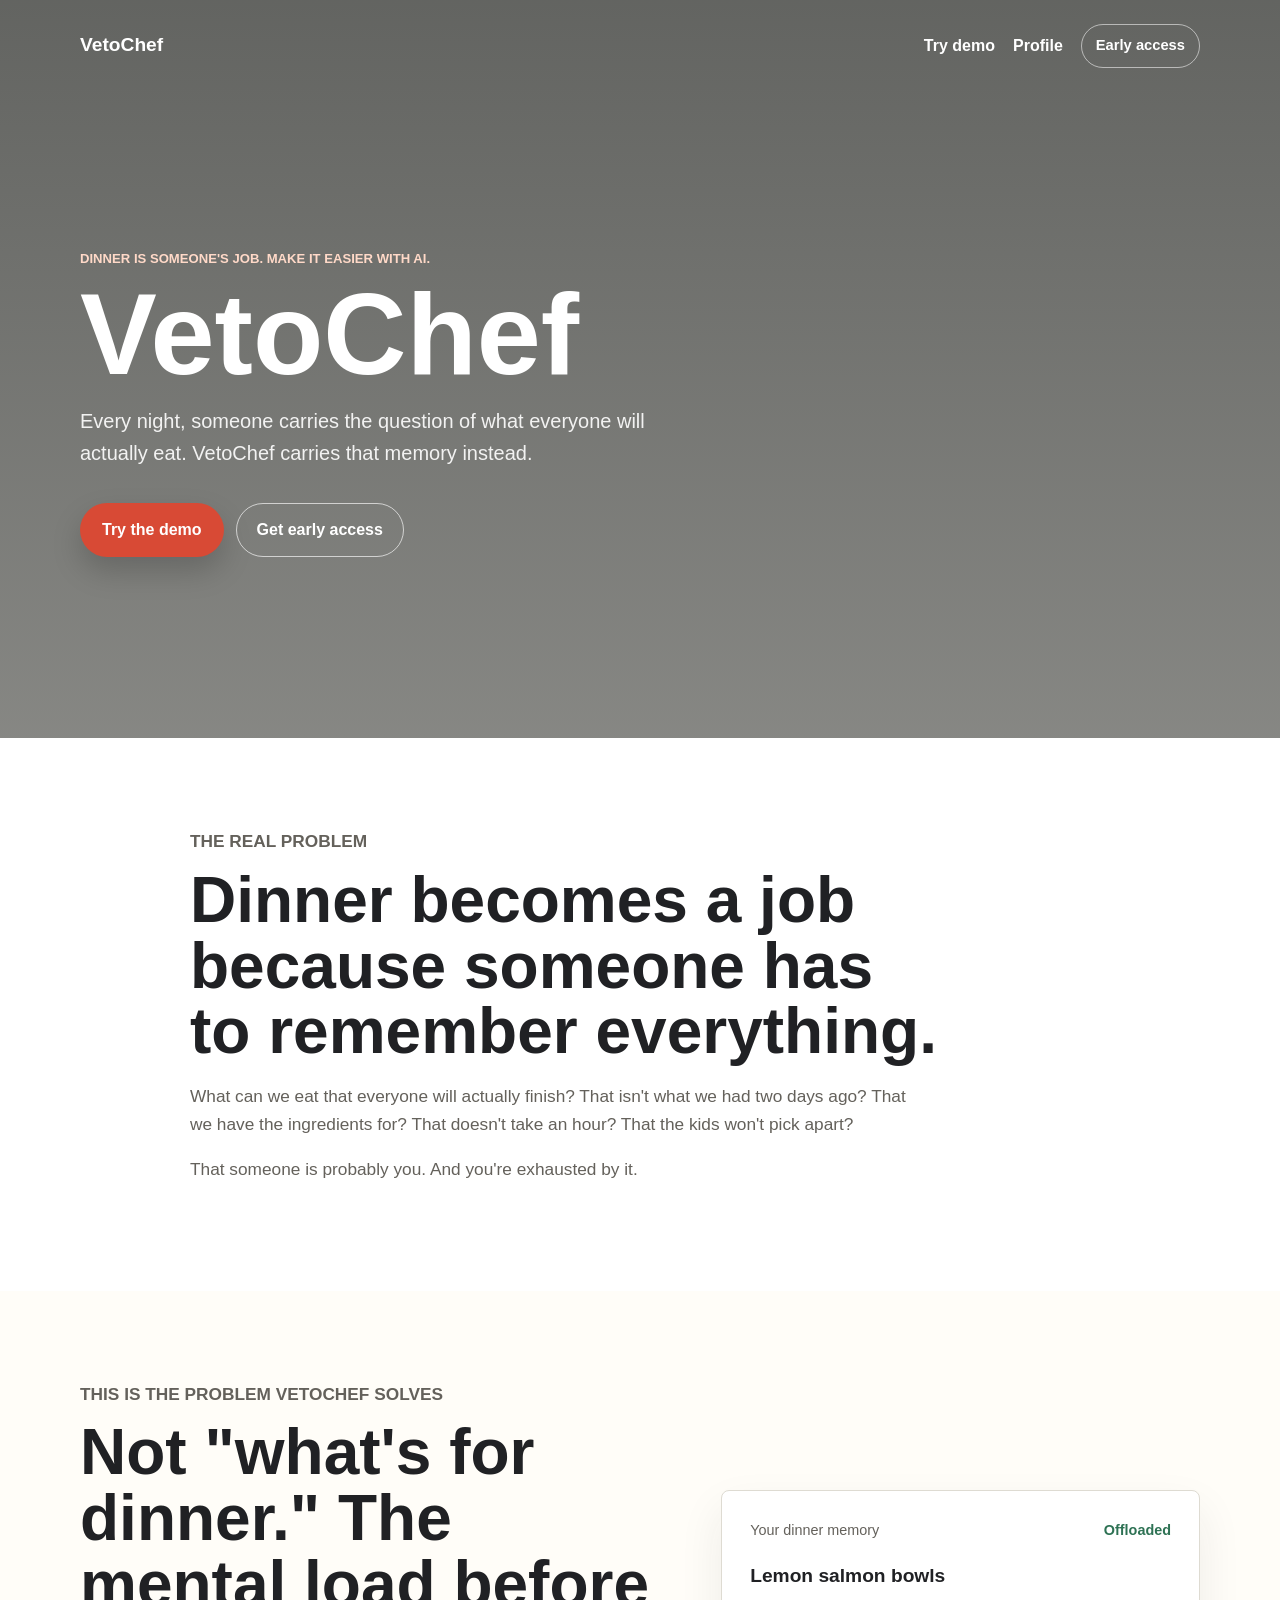
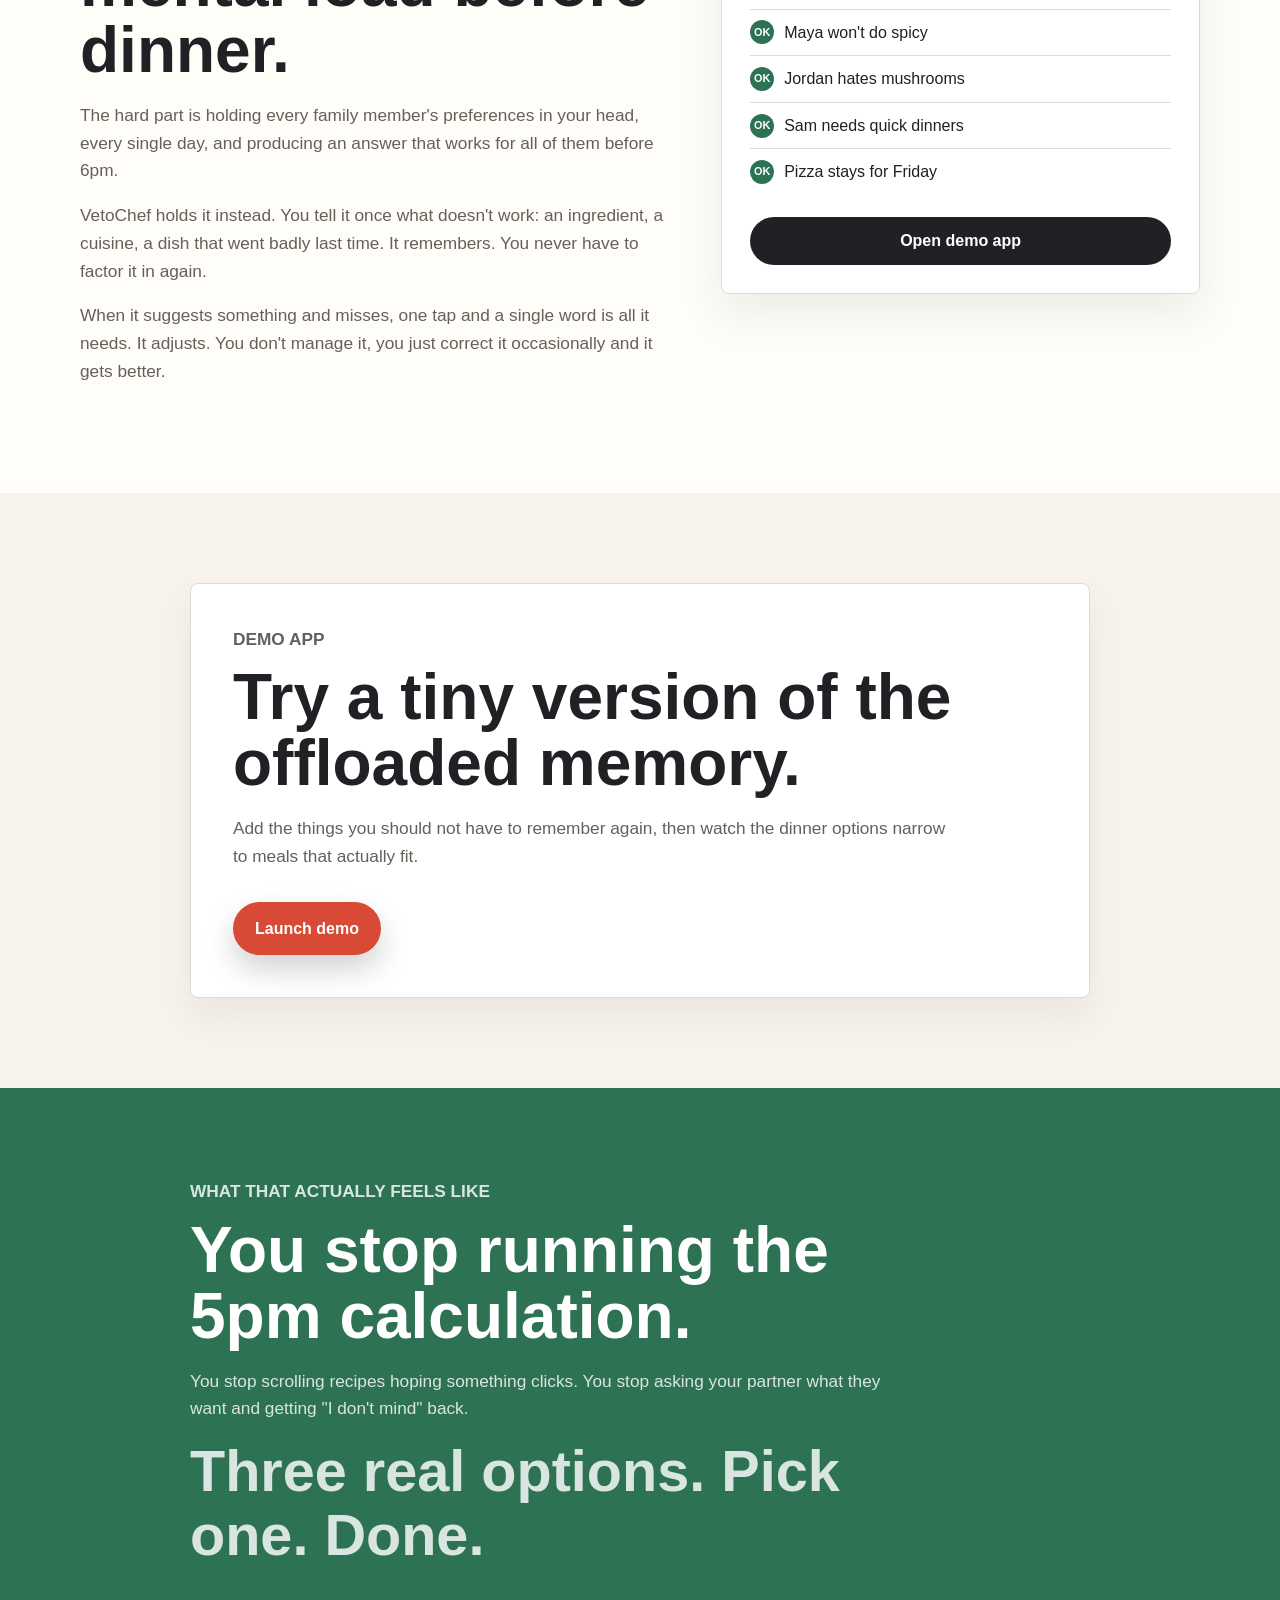
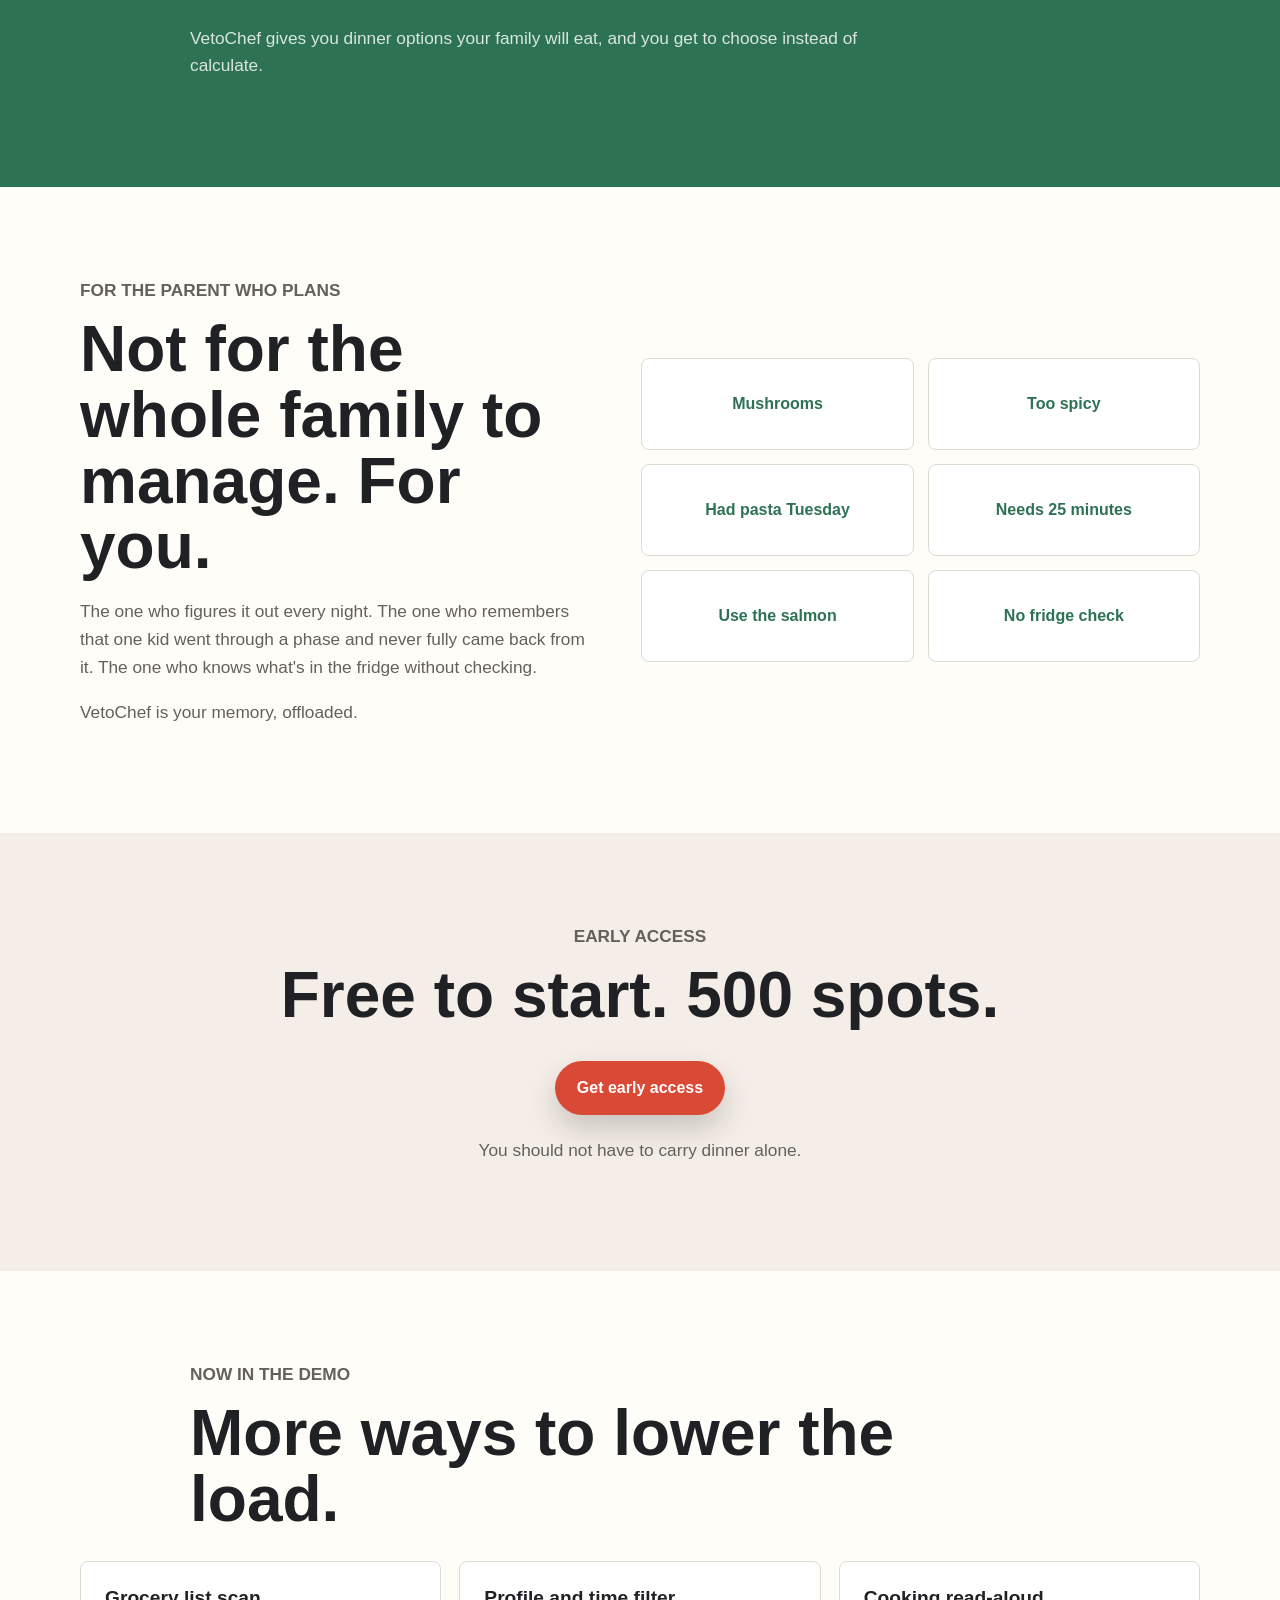
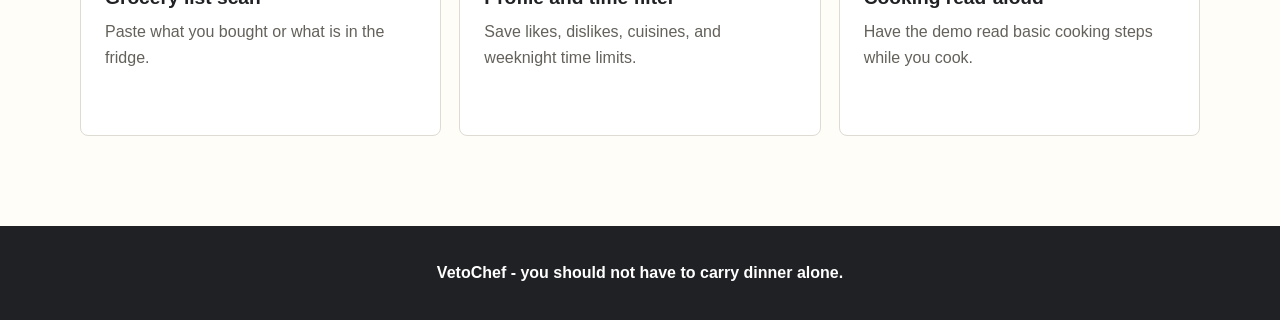
<file: index.html>
<!DOCTYPE html>
<html lang="en">
<head>
  <meta charset="UTF-8">
  <meta name="viewport" content="width=device-width, initial-scale=1.0">
  <title>VetoChef | Dinner is someone's job. It shouldn't be.</title>
  <link rel="preconnect" href="https://images.unsplash.com">
  <link rel="stylesheet" href="styles.css">
</head>
<body>
  <header class="hero">
    <nav class="topbar" aria-label="Main navigation">
      <a class="logo" href="#">VetoChef</a>
      <div class="nav-links">
        <a href="app.html">Try demo</a>
        <a href="profile.html">Profile</a>
        <a class="nav-cta" href="#early-access">Early access</a>
      </div>
    </nav>

    <section class="hero-content">
      <p class="eyebrow">Dinner is someone's job. Make it easier with AI.</p>
      <h1>VetoChef</h1>
      <p class="hero-copy">
        Every night, someone carries the question of what everyone will
        actually eat. VetoChef carries that memory instead.
      </p>
      <div class="hero-actions">
        <a class="button" href="app.html">Try the demo</a>
        <a class="ghost-button" href="#early-access">Get early access</a>
      </div>
    </section>
  </header>

  <main>
    <section class="intro section">
      <div class="section-text">
        <p class="eyebrow">The real problem</p>
        <h2>Dinner becomes a job because someone has to remember everything.</h2>
        <p>
          What can we eat that everyone will actually finish? That isn't what
          we had two days ago? That we have the ingredients for? That doesn't
          take an hour? That the kids won't pick apart?
        </p>
        <p>
          That someone is probably you. And you're exhausted by it.
        </p>
      </div>
    </section>

    <section class="section split">
      <div class="section-text">
        <p class="eyebrow">This is the problem VetoChef solves</p>
        <h2>Not "what's for dinner." The mental load before dinner.</h2>
        <p>
          The hard part is holding every family member's preferences in your
          head, every single day, and producing an answer that works for all of
          them before 6pm.
        </p>
        <p>
          VetoChef holds it instead. You tell it once what doesn't work: an
          ingredient, a cuisine, a dish that went badly last time. It remembers.
          You never have to factor it in again.
        </p>
        <p>
          When it suggests something and misses, one tap and a single word is
          all it needs. It adjusts. You don't manage it, you just correct it
          occasionally and it gets better.
        </p>
      </div>

      <div class="veto-panel" aria-label="Example veto board">
        <div class="panel-header">
          <span>Your dinner memory</span>
          <strong>Offloaded</strong>
        </div>
        <h3>Lemon salmon bowls</h3>
        <ul>
          <li><span class="check">OK</span>Maya won't do spicy</li>
          <li><span class="check">OK</span>Jordan hates mushrooms</li>
          <li><span class="check">OK</span>Sam needs quick dinners</li>
          <li><span class="check">OK</span>Pizza stays for Friday</li>
        </ul>
        <a class="panel-button" href="app.html">Open demo app</a>
      </div>
    </section>

    <section class="section demo-preview">
      <div class="section-text">
        <p class="eyebrow">Demo app</p>
        <h2>Try a tiny version of the offloaded memory.</h2>
        <p>
          Add the things you should not have to remember again, then watch the
          dinner options narrow to meals that actually fit.
        </p>
        <a class="button" href="app.html">Launch demo</a>
      </div>
    </section>

    <section class="section feature-band">
      <div class="section-text">
        <p class="eyebrow">What that actually feels like</p>
        <h2>You stop running the 5pm calculation.</h2>
        <p>
          You stop scrolling recipes hoping something clicks. You stop asking
          your partner what they want and getting "I don't mind" back.
        </p>
        <p class="big-line">Three real options. Pick one. Done.</p>
        <p>
          VetoChef gives you dinner options your family will eat, and you get
          to choose instead of calculate.
        </p>
      </div>
    </section>

    <section class="section split reverse">
      <div class="section-text">
        <p class="eyebrow">For the parent who plans</p>
        <h2>Not for the whole family to manage. For you.</h2>
        <p>
          The one who figures it out every night. The one who remembers that
          one kid went through a phase and never fully came back from it. The
          one who knows what's in the fridge without checking.
        </p>
        <p>
          VetoChef is your memory, offloaded.
        </p>
      </div>

      <div class="mini-grid" aria-label="Household veto examples">
        <div>Mushrooms</div>
        <div>Too spicy</div>
        <div>Had pasta Tuesday</div>
        <div>Needs 25 minutes</div>
        <div>Use the salmon</div>
        <div>No fridge check</div>
      </div>
    </section>

    <section class="section early-access" id="early-access">
      <div class="section-text">
        <p class="eyebrow">Early access</p>
        <h2>Free to start. 500 spots.</h2>
        <a class="button" href="mailto:hello@vetochef.com?subject=VetoChef%20early%20access">Get early access</a>
        <p class="quiet">You should not have to carry dinner alone.</p>
      </div>
    </section>

    <section class="section coming-soon">
      <div class="section-text">
        <p class="eyebrow">Now in the demo</p>
        <h2>More ways to lower the load.</h2>
      </div>
      <div class="soon-list">
        <article>
          <h3>Grocery list scan</h3>
          <p>Paste what you bought or what is in the fridge.</p>
        </article>
        <article>
          <h3>Profile and time filter</h3>
          <p>Save likes, dislikes, cuisines, and weeknight time limits.</p>
        </article>
        <article>
          <h3>Cooking read-aloud</h3>
          <p>Have the demo read basic cooking steps while you cook.</p>
        </article>
      </div>
    </section>
  </main>

  <footer>
    <p>VetoChef - you should not have to carry dinner alone.</p>
  </footer>
</body>
</html>
</file>
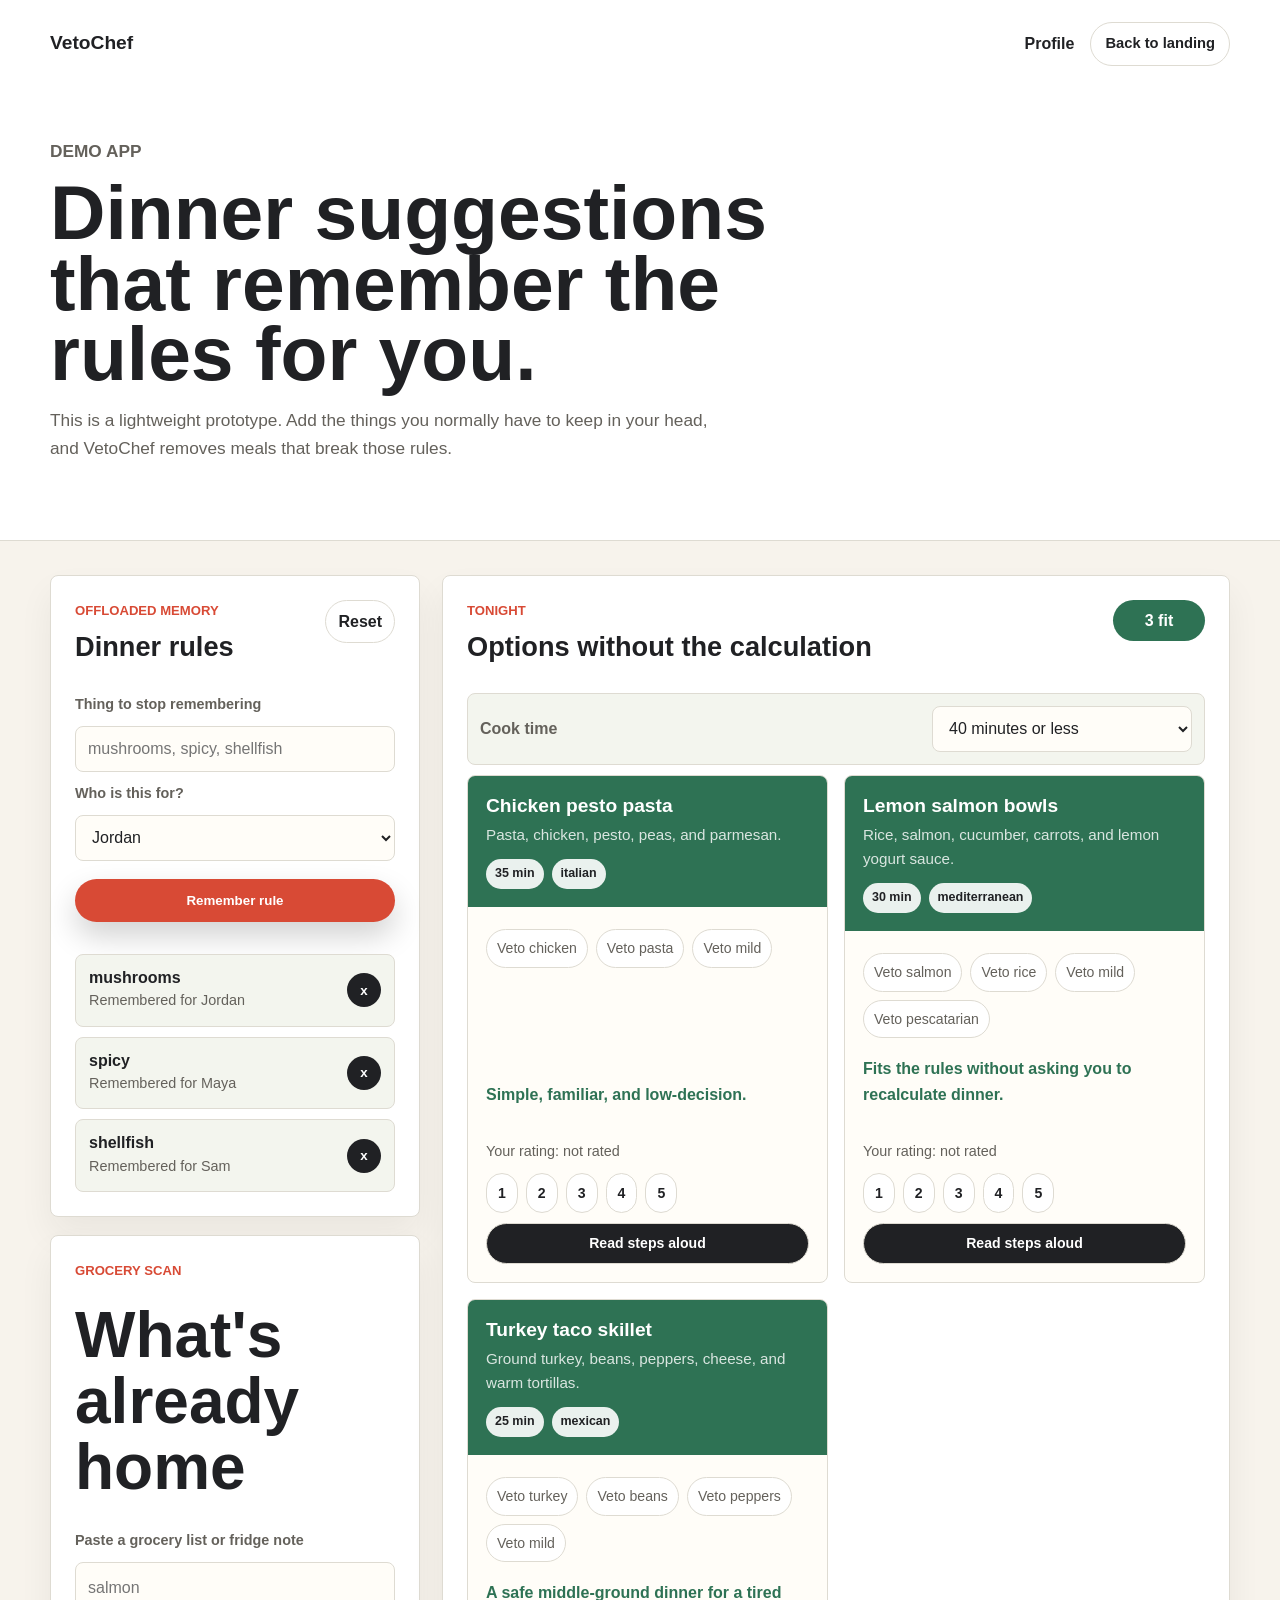
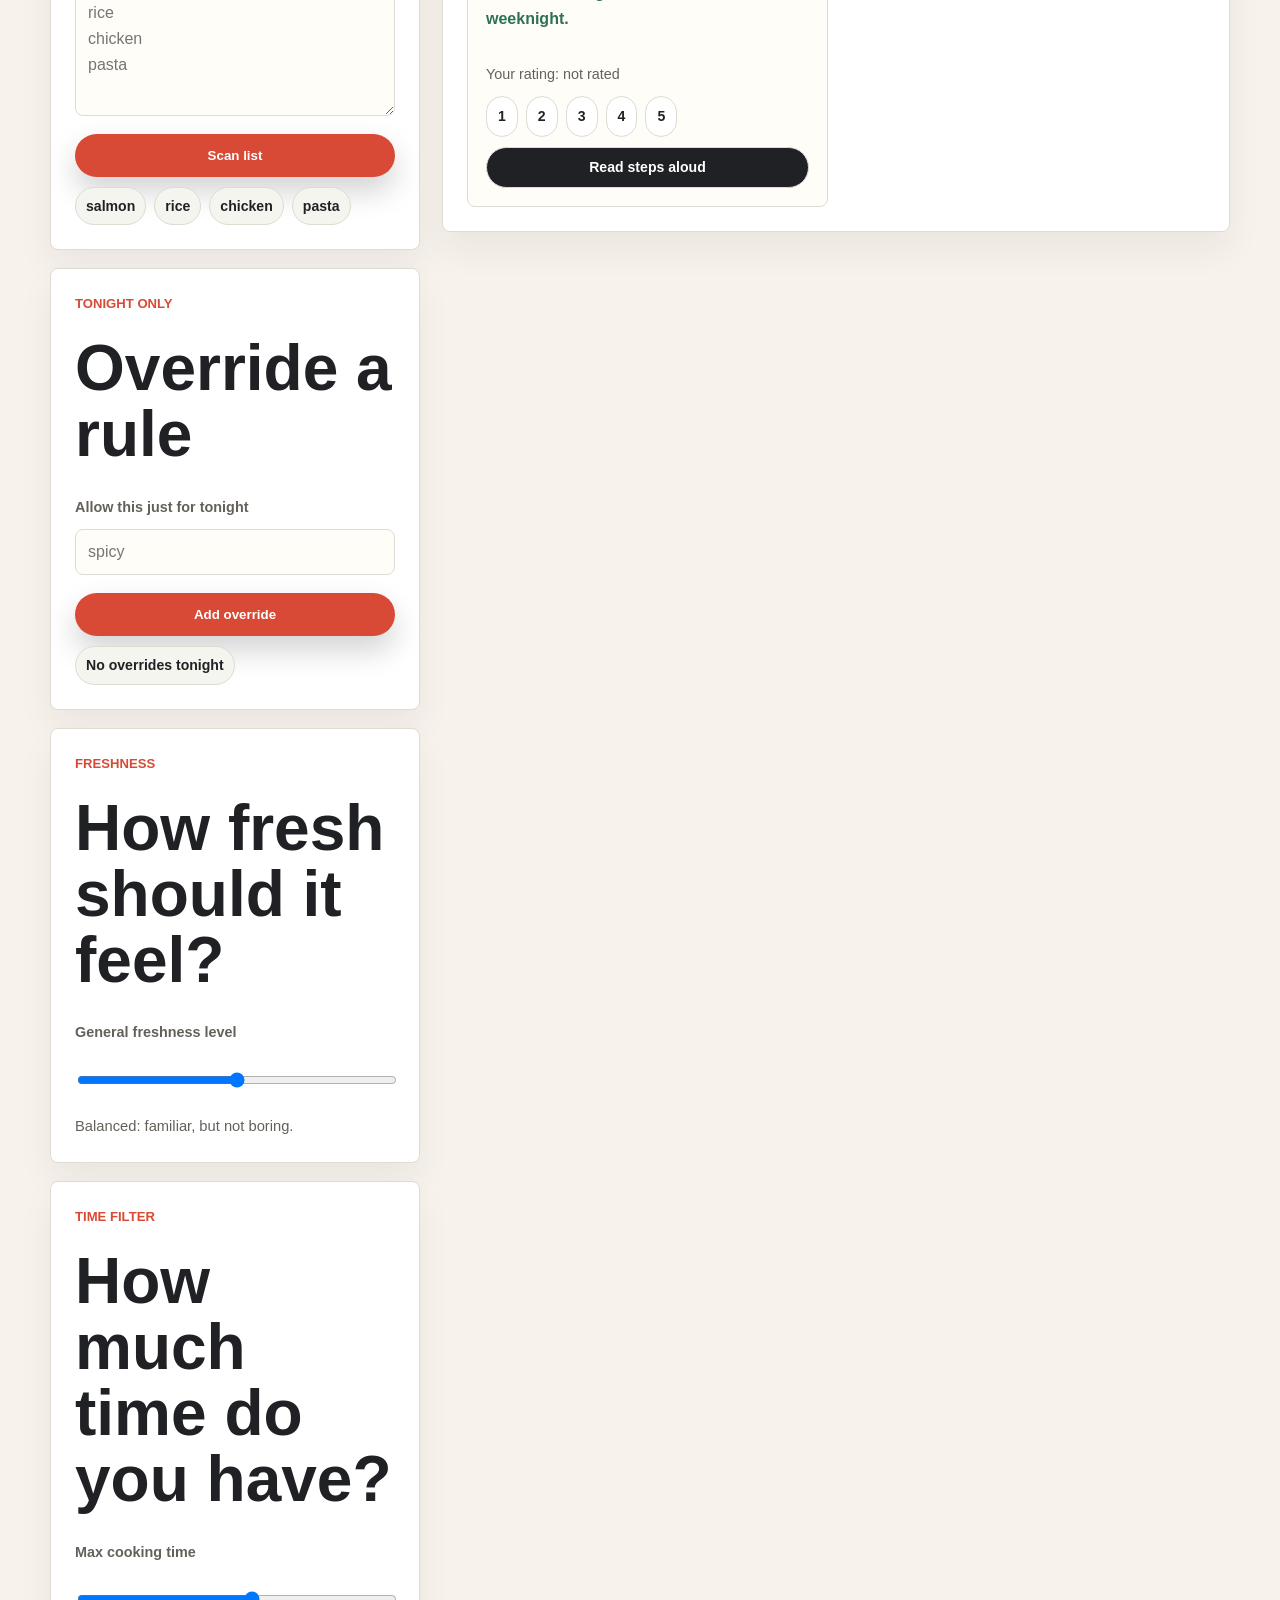
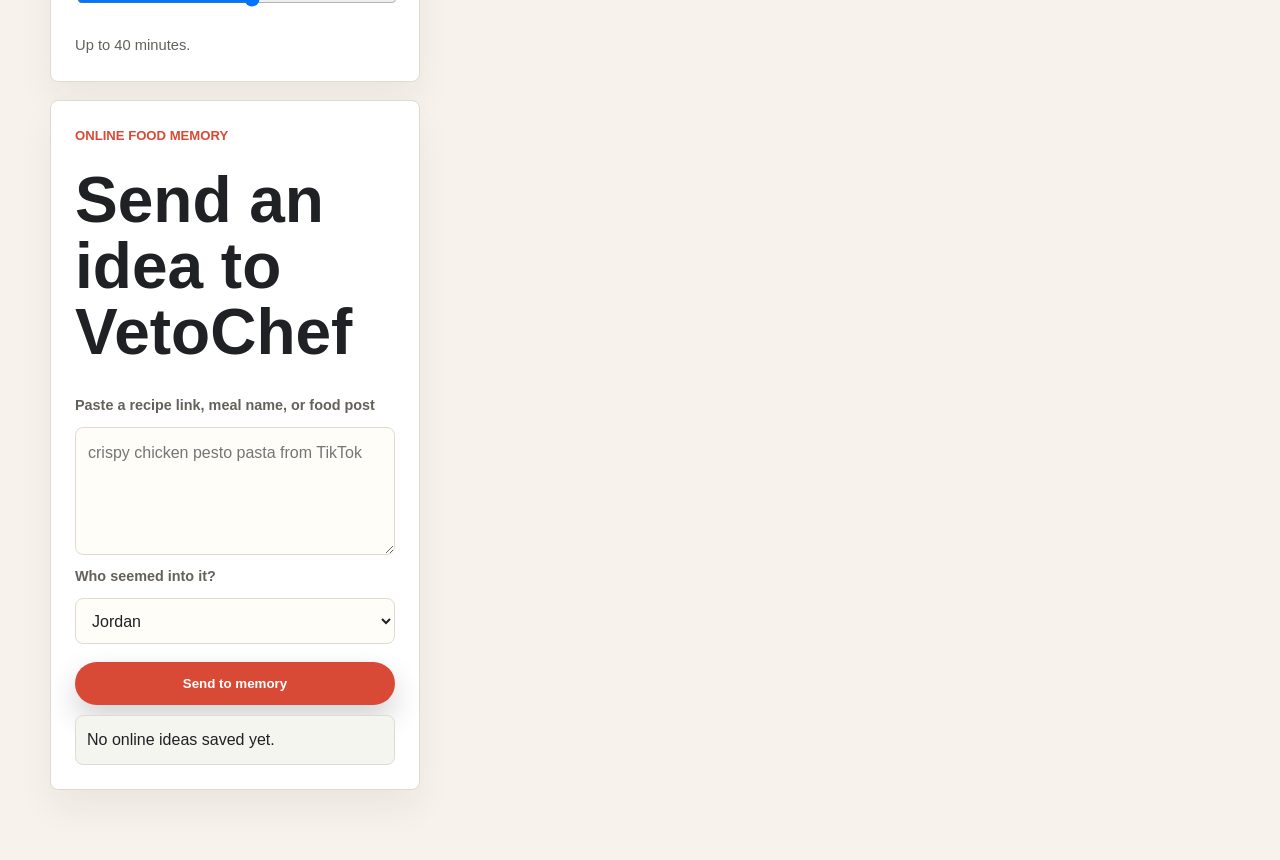
<file: app.html>
<!DOCTYPE html>
<html lang="en">
<head>
  <meta charset="UTF-8">
  <meta name="viewport" content="width=device-width, initial-scale=1.0">
  <title>VetoChef Demo App</title>
  <link rel="stylesheet" href="styles.css">
  <link rel="stylesheet" href="app.css">
</head>
<body class="app-body">
  <header class="app-header">
    <nav class="app-nav" aria-label="Demo navigation">
      <a class="logo" href="index.html">VetoChef</a>
      <div class="app-nav-links">
        <a href="profile.html">Profile</a>
        <a class="nav-cta dark" href="index.html">Back to landing</a>
      </div>
    </nav>

    <section class="app-intro">
      <p class="eyebrow">Demo app</p>
      <h1>Dinner suggestions that remember the rules for you.</h1>
      <p>
        This is a lightweight prototype. Add the things you normally have to
        keep in your head, and VetoChef removes meals that break those rules.
      </p>
    </section>
  </header>

  <main class="app-layout">
    <aside class="app-stack">
      <section class="app-card">
        <div class="card-title-row">
          <div>
            <p class="eyebrow">Offloaded memory</p>
            <h2>Dinner rules</h2>
          </div>
          <button class="small-button" id="resetButton" type="button">Reset</button>
        </div>

        <form class="veto-form" id="vetoForm">
          <label for="vetoInput">Thing to stop remembering</label>
          <input id="vetoInput" name="veto" type="text" placeholder="mushrooms, spicy, shellfish">

          <label for="personSelect">Who is this for?</label>
          <select id="personSelect" name="person">
            <option>Jordan</option>
            <option>Maya</option>
            <option>Sam</option>
            <option>Dad</option>
          </select>

          <button class="button full-button" type="submit">Remember rule</button>
        </form>

        <div class="veto-list" id="vetoList" aria-live="polite"></div>
      </section>

      <section class="app-card">
        <p class="eyebrow">Grocery scan</p>
        <h2>What's already home</h2>
        <label class="field-label" for="groceryInput">Paste a grocery list or fridge note</label>
        <textarea id="groceryInput" rows="5" placeholder="salmon&#10;rice&#10;chicken&#10;pasta"></textarea>
        <button class="button full-button" id="scanButton" type="button">Scan list</button>
        <div class="chip-list" id="pantryList"></div>
      </section>

      <section class="app-card">
        <p class="eyebrow">Tonight only</p>
        <h2>Override a rule</h2>
        <label class="field-label" for="overrideInput">Allow this just for tonight</label>
        <input id="overrideInput" type="text" placeholder="spicy">
        <button class="button full-button" id="overrideButton" type="button">Add override</button>
        <div class="chip-list" id="overrideList"></div>
      </section>

      <section class="app-card">
        <p class="eyebrow">Freshness</p>
        <h2>How fresh should it feel?</h2>
        <label class="field-label" for="freshnessRange">General freshness level</label>
        <input id="freshnessRange" type="range" min="1" max="5" value="3">
        <p class="slider-note" id="freshnessLabel">Balanced: familiar, but not boring.</p>
      </section>

      <section class="app-card">
        <p class="eyebrow">Time filter</p>
        <h2>How much time do you have?</h2>
        <label class="field-label" for="timeRange">Max cooking time</label>
        <input id="timeRange" type="range" min="15" max="60" step="5" value="40">
        <p class="slider-note" id="timeLabel">Up to 40 minutes.</p>
      </section>

      <section class="app-card">
        <p class="eyebrow">Online food memory</p>
        <h2>Send an idea to VetoChef</h2>
        <label class="field-label" for="onlineInput">Paste a recipe link, meal name, or food post</label>
        <textarea id="onlineInput" rows="4" placeholder="crispy chicken pesto pasta from TikTok"></textarea>
        <label class="field-label" for="onlinePerson">Who seemed into it?</label>
        <select id="onlinePerson">
          <option>Jordan</option>
          <option>Maya</option>
          <option>Sam</option>
          <option>Dad</option>
        </select>
        <button class="button full-button" id="onlineButton" type="button">Send to memory</button>
        <div class="memory-list" id="onlineMemory"></div>
      </section>
    </aside>

    <section class="app-card meal-area">
      <div class="card-title-row">
        <div>
          <p class="eyebrow">Tonight</p>
          <h2>Options without the calculation</h2>
        </div>
        <div class="meal-count" id="mealCount">0 fit</div>
      </div>

      <div class="top-filter">
        <label for="quickTimeSelect">Cook time</label>
        <select id="quickTimeSelect">
          <option value="20">20 minutes or less</option>
          <option value="30">30 minutes or less</option>
          <option value="40" selected>40 minutes or less</option>
          <option value="60">Any demo meal</option>
        </select>
      </div>

      <div class="meal-grid" id="mealGrid"></div>
    </section>
  </main>

  <script src="app.js"></script>
</body>
</html>
</file>
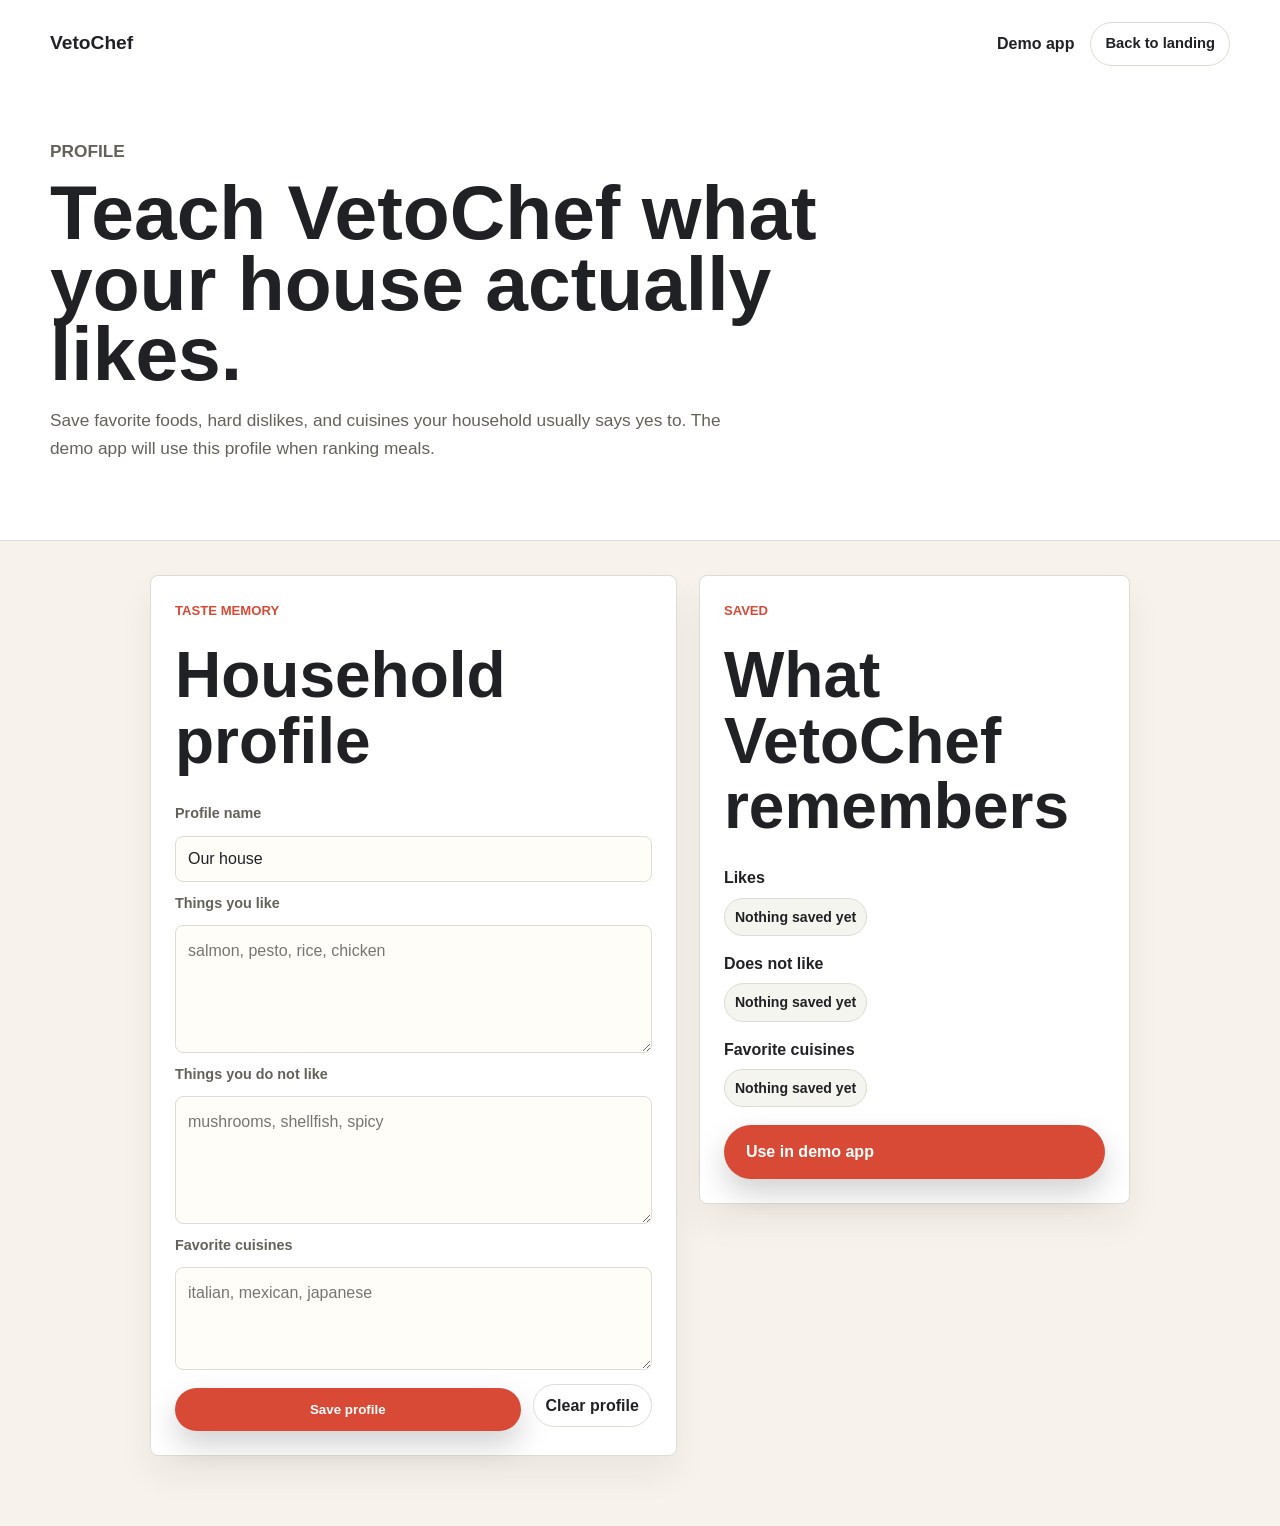
<file: profile.html>
<!DOCTYPE html>
<html lang="en">
<head>
  <meta charset="UTF-8">
  <meta name="viewport" content="width=device-width, initial-scale=1.0">
  <title>VetoChef Profile</title>
  <link rel="stylesheet" href="styles.css">
  <link rel="stylesheet" href="app.css">
  <link rel="stylesheet" href="profile.css">
</head>
<body class="app-body">
  <header class="app-header">
    <nav class="app-nav" aria-label="Profile navigation">
      <a class="logo" href="index.html">VetoChef</a>
      <div class="app-nav-links">
        <a href="app.html">Demo app</a>
        <a class="nav-cta dark" href="index.html">Back to landing</a>
      </div>
    </nav>

    <section class="app-intro">
      <p class="eyebrow">Profile</p>
      <h1>Teach VetoChef what your house actually likes.</h1>
      <p>
        Save favorite foods, hard dislikes, and cuisines your household usually
        says yes to. The demo app will use this profile when ranking meals.
      </p>
    </section>
  </header>

  <main class="profile-layout">
    <section class="app-card">
      <p class="eyebrow">Taste memory</p>
      <h2>Household profile</h2>

      <label class="field-label" for="profileName">Profile name</label>
      <input id="profileName" type="text" placeholder="Our house">

      <label class="field-label" for="likesInput">Things you like</label>
      <textarea id="likesInput" rows="4" placeholder="salmon, pesto, rice, chicken"></textarea>

      <label class="field-label" for="dislikesInput">Things you do not like</label>
      <textarea id="dislikesInput" rows="4" placeholder="mushrooms, shellfish, spicy"></textarea>

      <label class="field-label" for="cuisinesInput">Favorite cuisines</label>
      <textarea id="cuisinesInput" rows="3" placeholder="italian, mexican, japanese"></textarea>

      <div class="profile-actions">
        <button class="button full-button" id="saveProfileButton" type="button">Save profile</button>
        <button class="small-button" id="clearProfileButton" type="button">Clear profile</button>
      </div>
    </section>

    <section class="app-card">
      <p class="eyebrow">Saved</p>
      <h2>What VetoChef remembers</h2>
      <div class="profile-summary" id="profileSummary"></div>
      <a class="button full-button" href="app.html">Use in demo app</a>
    </section>
  </main>

  <script src="profile.js"></script>
</body>
</html>
</file>
<file: styles.css>
:root {
  --ink: #202124;
  --muted: #64615b;
  --paper: #fffdf8;
  --soft: #f3f5ee;
  --tomato: #d84a35;
  --tomato-dark: #a82f22;
  --green: #2e7254;
  --line: #dedbd2;
}

* {
  box-sizing: border-box;
}

html {
  scroll-behavior: smooth;
}

body {
  margin: 0;
  color: var(--ink);
  background: var(--paper);
  font-family: Arial, Helvetica, sans-serif;
  line-height: 1.6;
}

a {
  color: inherit;
}

.hero {
  min-height: 82vh;
  color: white;
  background:
    linear-gradient(rgba(15, 18, 16, 0.65), rgba(15, 18, 16, 0.5)),
    url("https://images.unsplash.com/photo-1733006955674-472c10875aaf?auto=format&fit=crop&w=1800&q=80") center / cover;
  display: flex;
  flex-direction: column;
}

.topbar {
  width: min(1120px, calc(100% - 40px));
  margin: 0 auto;
  padding: 24px 0;
  display: flex;
  align-items: center;
  justify-content: space-between;
}

.logo {
  font-size: 1.2rem;
  font-weight: 800;
  text-decoration: none;
}

.nav-links {
  display: flex;
  align-items: center;
  gap: 18px;
  font-weight: 800;
}

.nav-links a {
  text-decoration: none;
}

.nav-cta {
  padding: 9px 14px;
  border: 1px solid rgba(255, 255, 255, 0.55);
  border-radius: 999px;
  text-decoration: none;
  font-size: 0.92rem;
  font-weight: 700;
}

.hero-content {
  width: min(1120px, calc(100% - 40px));
  margin: auto;
  padding: 70px 0 95px;
}

.eyebrow {
  margin: 0 0 12px;
  color: var(--tomato);
  font-size: 0.82rem;
  font-weight: 800;
  letter-spacing: 0;
  text-transform: uppercase;
}

.hero .eyebrow {
  color: #ffd9c8;
}

h1,
h2,
h3,
p {
  margin-top: 0;
}

h1 {
  max-width: 680px;
  margin-bottom: 18px;
  font-size: clamp(4rem, 10vw, 7.2rem);
  line-height: 0.92;
  letter-spacing: 0;
}

h2 {
  max-width: 760px;
  margin-bottom: 18px;
  font-size: clamp(2rem, 5vw, 4rem);
  line-height: 1.03;
  letter-spacing: 0;
}

h3 {
  margin-bottom: 10px;
  font-size: 1.2rem;
  line-height: 1.2;
}

.hero-copy {
  max-width: 610px;
  font-size: 1.25rem;
  color: rgba(255, 255, 255, 0.9);
}

.hero-actions {
  display: flex;
  flex-wrap: wrap;
  gap: 12px;
  align-items: center;
}

.button {
  display: inline-block;
  margin-top: 14px;
  padding: 14px 22px;
  border: 0;
  border-radius: 999px;
  color: white;
  background: var(--tomato);
  box-shadow: 0 14px 30px rgba(0, 0, 0, 0.18);
  text-decoration: none;
  font-weight: 800;
}

.ghost-button {
  display: inline-block;
  margin-top: 14px;
  padding: 13px 20px;
  border: 1px solid rgba(255, 255, 255, 0.65);
  border-radius: 999px;
  color: white;
  text-decoration: none;
  font-weight: 800;
}

.button:hover,
.button:focus {
  background: var(--tomato-dark);
}

.section {
  padding: 90px 20px;
}

.section-text {
  width: min(900px, 100%);
  margin: 0 auto;
}

.section-text p {
  max-width: 720px;
  color: var(--muted);
  font-size: 1.08rem;
}

.intro {
  background: white;
}

.split {
  width: min(1120px, calc(100% - 40px));
  margin: 0 auto;
  padding-left: 0;
  padding-right: 0;
  display: grid;
  grid-template-columns: 1.1fr 0.9fr;
  gap: 56px;
  align-items: center;
}

.reverse {
  grid-template-columns: 0.95fr 1.05fr;
}

.veto-panel {
  padding: 28px;
  border: 1px solid var(--line);
  border-radius: 8px;
  background: white;
  box-shadow: 0 20px 45px rgba(32, 33, 36, 0.08);
}

.panel-header {
  display: flex;
  justify-content: space-between;
  gap: 16px;
  margin-bottom: 22px;
  color: var(--muted);
  font-size: 0.9rem;
}

.panel-header strong {
  color: var(--green);
}

.veto-panel ul {
  list-style: none;
  padding: 0;
  margin: 22px 0;
}

.veto-panel li {
  display: flex;
  align-items: center;
  gap: 10px;
  padding: 10px 0;
  border-top: 1px solid var(--line);
}

.check {
  width: 24px;
  height: 24px;
  border-radius: 50%;
  color: white;
  background: var(--green);
  display: inline-flex;
  align-items: center;
  justify-content: center;
  font-weight: 800;
  font-size: 0.68rem;
}

.veto-panel button,
.panel-button {
  width: 100%;
  min-height: 48px;
  border: 0;
  border-radius: 999px;
  color: white;
  background: var(--ink);
  font: inherit;
  font-weight: 800;
  cursor: pointer;
}

.panel-button {
  display: flex;
  align-items: center;
  justify-content: center;
  text-decoration: none;
}

.demo-preview {
  background: #f7f3ec;
}

.demo-preview .section-text {
  padding: 42px;
  border: 1px solid var(--line);
  border-radius: 8px;
  background: white;
  box-shadow: 0 18px 35px rgba(32, 33, 36, 0.06);
}

.feature-band {
  color: white;
  background: var(--green);
}

.feature-band .eyebrow,
.feature-band .section-text p {
  color: rgba(255, 255, 255, 0.82);
}

.feature-band .big-line {
  color: white;
  font-size: clamp(1.8rem, 5vw, 3.6rem);
  font-weight: 900;
  line-height: 1.1;
}

.mini-grid {
  display: grid;
  grid-template-columns: repeat(2, minmax(0, 1fr));
  gap: 14px;
}

.mini-grid div {
  min-height: 92px;
  padding: 20px;
  border: 1px solid var(--line);
  border-radius: 8px;
  background: white;
  display: flex;
  align-items: center;
  justify-content: center;
  color: var(--green);
  font-weight: 800;
  text-align: center;
}

.early-access {
  background: #f5eee8;
  text-align: center;
}

.early-access .section-text p,
.early-access .section-text h2 {
  margin-left: auto;
  margin-right: auto;
}

.quiet {
  margin-top: 22px;
}

.coming-soon {
  width: min(1120px, calc(100% - 40px));
  margin: 0 auto;
  padding-left: 0;
  padding-right: 0;
}

.soon-list {
  display: grid;
  grid-template-columns: repeat(3, 1fr);
  gap: 18px;
  margin-top: 28px;
}

.soon-list article {
  min-height: 175px;
  padding: 24px;
  border: 1px solid var(--line);
  border-radius: 8px;
  background: white;
}

.soon-list p {
  color: var(--muted);
}

footer {
  padding: 34px 20px;
  color: white;
  background: var(--ink);
  text-align: center;
}

footer p {
  margin: 0;
  font-weight: 800;
}

@media (max-width: 760px) {
  .topbar {
    width: min(100% - 28px, 1120px);
  }

  .nav-cta {
    padding: 8px 12px;
    font-size: 0.86rem;
  }

  .nav-links {
    gap: 10px;
    font-size: 0.9rem;
  }

  .hero-content {
    width: min(100% - 28px, 1120px);
    padding: 50px 0 75px;
  }

  .hero-copy {
    font-size: 1.05rem;
  }

  .section {
    padding: 64px 14px;
  }

  .demo-preview .section-text {
    padding: 26px;
  }

  .split,
  .reverse,
  .coming-soon {
    width: min(100% - 28px, 1120px);
    padding-left: 0;
    padding-right: 0;
    grid-template-columns: 1fr;
    gap: 34px;
  }

  .soon-list {
    grid-template-columns: 1fr;
  }

  .mini-grid {
    grid-template-columns: 1fr;
  }
}
</file>
<file: app.css>
.app-body {
  background: #f7f3ec;
}

.app-header {
  background: white;
  border-bottom: 1px solid var(--line);
}

.app-nav {
  width: min(1180px, calc(100% - 40px));
  margin: 0 auto;
  padding: 22px 0;
  display: flex;
  align-items: center;
  justify-content: space-between;
}

.app-nav-links {
  display: flex;
  align-items: center;
  gap: 16px;
  font-weight: 800;
}

.app-nav-links a {
  text-decoration: none;
}

.nav-cta.dark {
  border-color: var(--line);
}

.app-intro {
  width: min(1180px, calc(100% - 40px));
  margin: 0 auto;
  padding: 50px 0 60px;
}

.app-intro h1 {
  max-width: 780px;
  font-size: clamp(2.4rem, 6vw, 5rem);
}

.app-intro p {
  max-width: 680px;
  color: var(--muted);
  font-size: 1.08rem;
}

.app-layout {
  width: min(1180px, calc(100% - 40px));
  margin: 34px auto 70px;
  display: grid;
  grid-template-columns: 370px 1fr;
  gap: 22px;
  align-items: start;
}

.app-stack {
  display: grid;
  gap: 18px;
}

.app-card {
  padding: 24px;
  border: 1px solid var(--line);
  border-radius: 8px;
  background: white;
  box-shadow: 0 18px 35px rgba(32, 33, 36, 0.06);
}

.card-title-row {
  display: flex;
  align-items: flex-start;
  justify-content: space-between;
  gap: 18px;
  margin-bottom: 22px;
}

.card-title-row h2 {
  margin-bottom: 0;
  font-size: 1.7rem;
}

.small-button {
  border: 1px solid var(--line);
  border-radius: 999px;
  background: white;
  padding: 8px 12px;
  color: var(--ink);
  font: inherit;
  font-weight: 700;
  cursor: pointer;
}

.veto-form,
.app-card {
  display: grid;
  gap: 10px;
}

.veto-form label,
.field-label {
  color: var(--muted);
  font-size: 0.9rem;
  font-weight: 800;
}

.veto-form input,
.veto-form select,
.app-card input,
.app-card select,
.app-card textarea {
  width: 100%;
  min-height: 46px;
  border: 1px solid var(--line);
  border-radius: 8px;
  padding: 0 12px;
  background: #fffdf8;
  color: var(--ink);
  font: inherit;
}

.app-card textarea {
  min-height: 100px;
  padding: 12px;
  resize: vertical;
}

.full-button {
  width: 100%;
  margin-top: 8px;
  cursor: pointer;
}

.veto-list {
  margin-top: 22px;
  display: grid;
  gap: 10px;
}

.veto-item {
  display: grid;
  grid-template-columns: 1fr auto;
  gap: 10px;
  align-items: center;
  padding: 13px;
  border: 1px solid var(--line);
  border-radius: 8px;
  background: var(--soft);
}

.veto-item strong {
  display: block;
  line-height: 1.2;
}

.veto-item span {
  color: var(--muted);
  font-size: 0.9rem;
}

.veto-item button {
  width: 34px;
  height: 34px;
  border: 0;
  border-radius: 50%;
  color: white;
  background: var(--ink);
  cursor: pointer;
  font-weight: 900;
}

.meal-count {
  min-width: 92px;
  padding: 8px 12px;
  border-radius: 999px;
  color: white;
  background: var(--green);
  text-align: center;
  font-weight: 800;
}

.top-filter {
  display: grid;
  grid-template-columns: auto minmax(180px, 260px);
  gap: 12px;
  align-items: center;
  padding: 12px;
  border: 1px solid var(--line);
  border-radius: 8px;
  background: var(--soft);
}

.top-filter label {
  color: var(--muted);
  font-weight: 800;
}

.chip-list {
  display: flex;
  flex-wrap: wrap;
  gap: 8px;
  min-height: 34px;
}

.chip {
  border: 1px solid var(--line);
  border-radius: 999px;
  padding: 7px 10px;
  background: var(--soft);
  color: var(--ink);
  font-size: 0.88rem;
  font-weight: 700;
}

.memory-list {
  display: grid;
  gap: 8px;
}

.memory-item {
  padding: 11px;
  border: 1px solid var(--line);
  border-radius: 8px;
  background: var(--soft);
}

.memory-item strong {
  display: block;
}

.memory-item span,
.slider-note {
  color: var(--muted);
  font-size: 0.92rem;
}

.slider-note {
  margin: 0;
}

.meal-area {
  position: sticky;
  top: 18px;
}

.meal-grid {
  display: grid;
  grid-template-columns: repeat(2, minmax(0, 1fr));
  gap: 16px;
}

.meal-card {
  min-height: 270px;
  border: 1px solid var(--line);
  border-radius: 8px;
  overflow: hidden;
  background: #fffdf8;
  display: flex;
  flex-direction: column;
}

.meal-top {
  min-height: 92px;
  padding: 18px;
  color: white;
  background: var(--green);
}

.meal-top h3 {
  margin-bottom: 6px;
}

.meal-top p {
  margin: 0;
  color: rgba(255, 255, 255, 0.82);
  font-size: 0.95rem;
}

.meal-meta {
  display: flex;
  flex-wrap: wrap;
  gap: 8px;
  margin-top: 12px;
}

.meal-meta span {
  border-radius: 999px;
  padding: 5px 9px;
  color: var(--ink);
  background: rgba(255, 255, 255, 0.9);
  font-size: 0.78rem;
  font-weight: 800;
}

.meal-body {
  padding: 18px;
  display: flex;
  flex: 1;
  flex-direction: column;
}

.tag-row {
  display: flex;
  flex-wrap: wrap;
  gap: 8px;
  margin-top: 4px;
}

.tag-row button,
.tag {
  border: 1px solid var(--line);
  border-radius: 999px;
  padding: 7px 10px;
  background: white;
  color: var(--muted);
  font: inherit;
  font-size: 0.88rem;
}

.tag-row button {
  cursor: pointer;
}

.why-text {
  margin-top: auto;
  padding-top: 18px;
  color: var(--green);
  font-weight: 800;
}

.meal-actions {
  display: grid;
  gap: 10px;
  margin-top: 16px;
}

.rating-row {
  display: flex;
  flex-wrap: wrap;
  gap: 8px;
}

.rating-row button,
.cook-button {
  border: 1px solid var(--line);
  border-radius: 999px;
  padding: 8px 11px;
  background: white;
  color: var(--ink);
  font: inherit;
  font-size: 0.88rem;
  font-weight: 800;
  cursor: pointer;
}

.cook-button {
  width: 100%;
  background: var(--ink);
  color: white;
}

.rating-note {
  margin: 0;
  color: var(--muted);
  font-size: 0.9rem;
}

.empty-state {
  grid-column: 1 / -1;
  padding: 28px;
  border: 1px dashed var(--line);
  border-radius: 8px;
  color: var(--muted);
  background: #fffdf8;
}

@media (max-width: 900px) {
  .app-layout {
    grid-template-columns: 1fr;
  }

  .meal-area {
    position: static;
  }
}

@media (max-width: 650px) {
  .app-nav,
  .app-intro,
  .app-layout {
    width: min(100% - 28px, 1180px);
  }

  .app-nav {
    align-items: flex-start;
    gap: 14px;
  }

  .app-nav-links {
    align-items: flex-end;
    flex-direction: column;
    gap: 8px;
  }

  .meal-grid {
    grid-template-columns: 1fr;
  }

  .top-filter {
    grid-template-columns: 1fr;
  }
}
</file>
<file: profile.css>
.profile-layout {
  width: min(980px, calc(100% - 40px));
  margin: 34px auto 70px;
  display: grid;
  grid-template-columns: 1.1fr 0.9fr;
  gap: 22px;
  align-items: start;
}

.profile-actions {
  display: grid;
  grid-template-columns: 1fr auto;
  gap: 12px;
  align-items: center;
}

.profile-summary {
  display: grid;
  gap: 18px;
}

.summary-group {
  display: grid;
  gap: 10px;
}

.summary-group h3 {
  margin: 0;
  font-size: 1rem;
}

@media (max-width: 800px) {
  .profile-layout {
    width: min(100% - 28px, 980px);
    grid-template-columns: 1fr;
  }

  .profile-actions {
    grid-template-columns: 1fr;
  }
}
</file>
